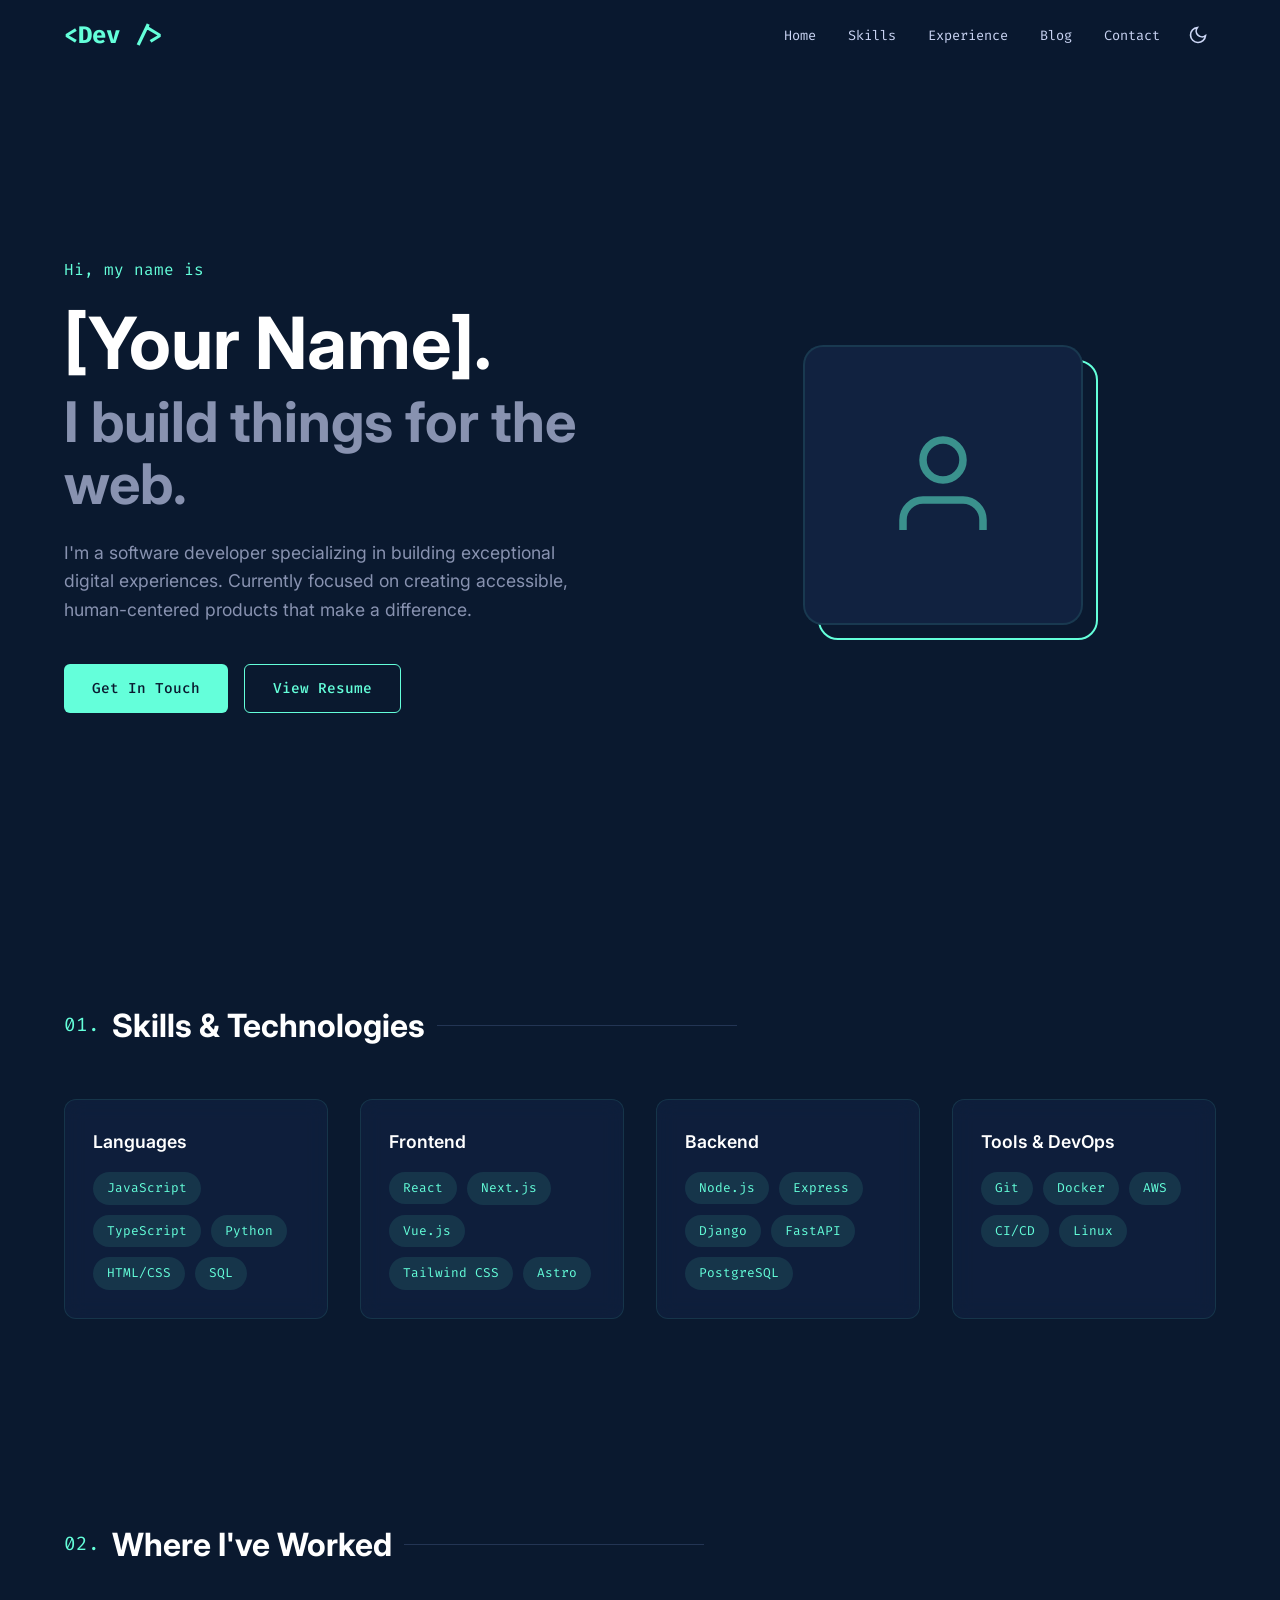
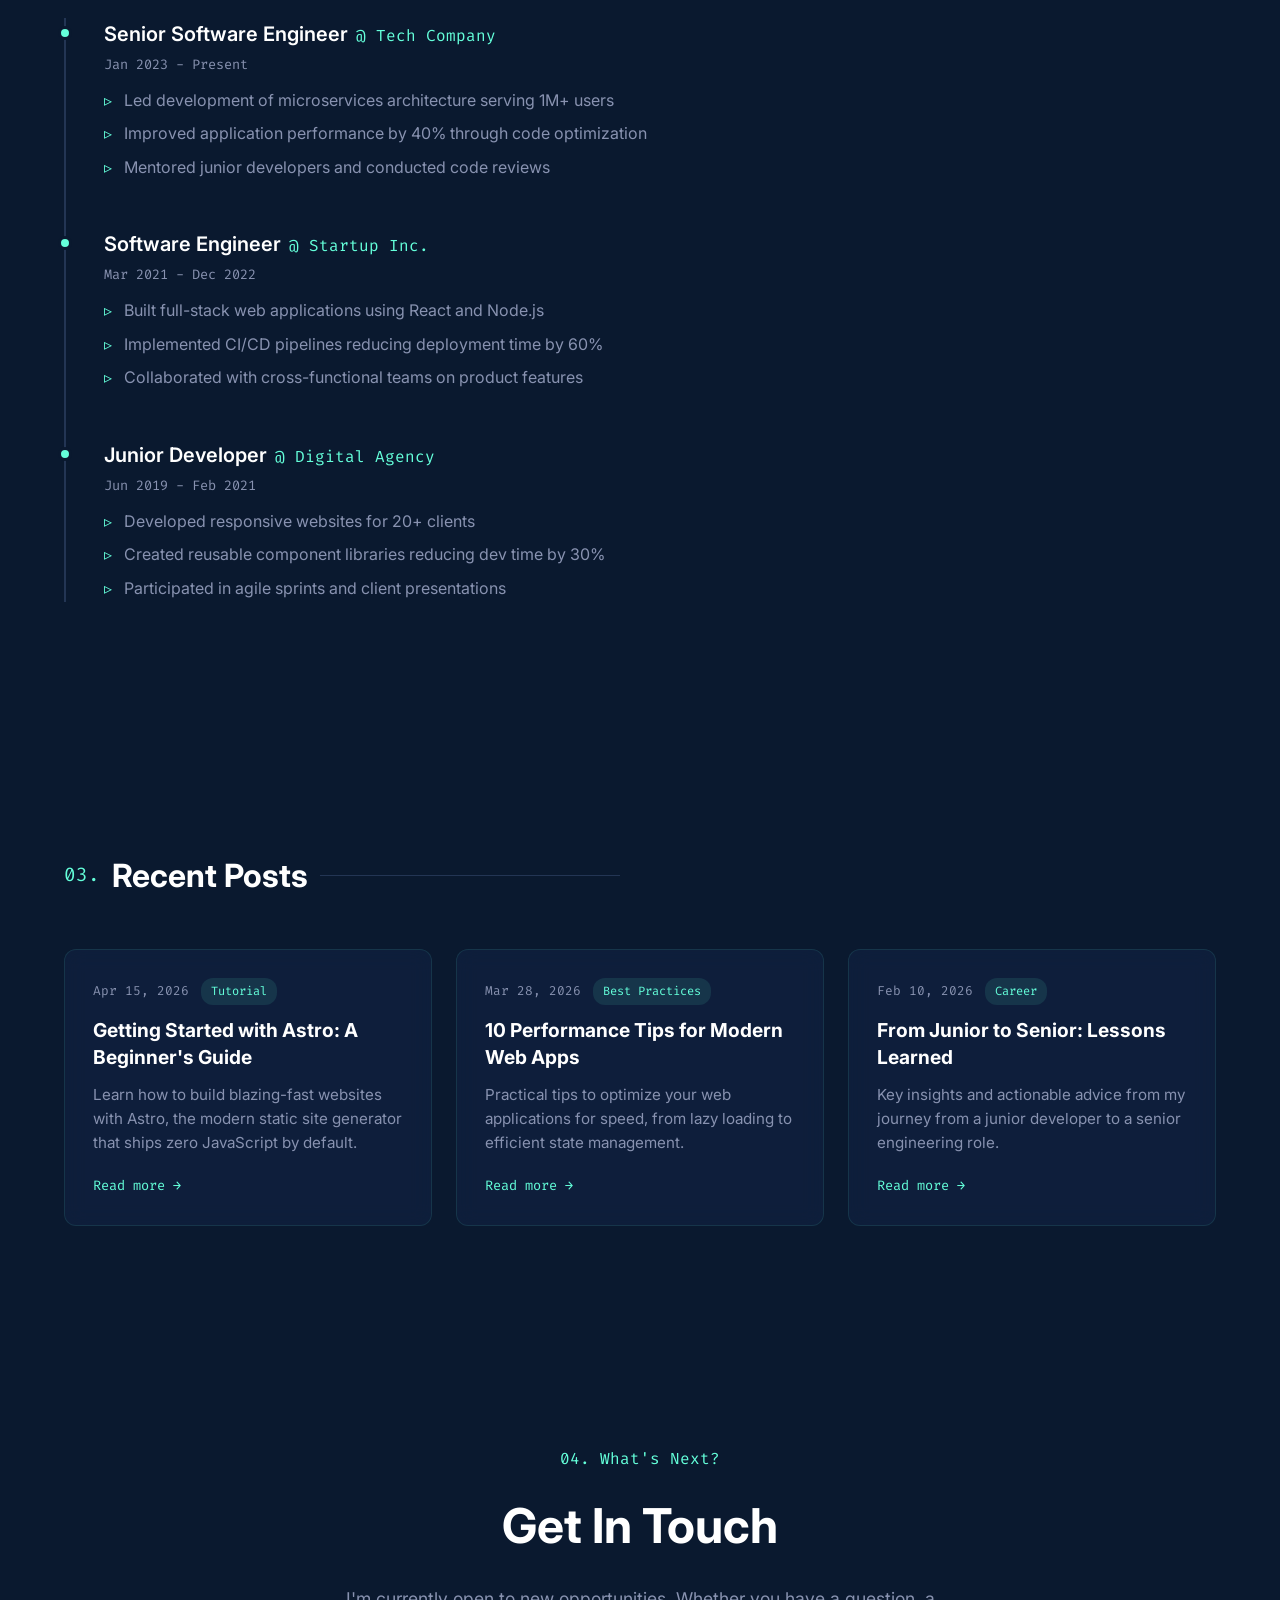
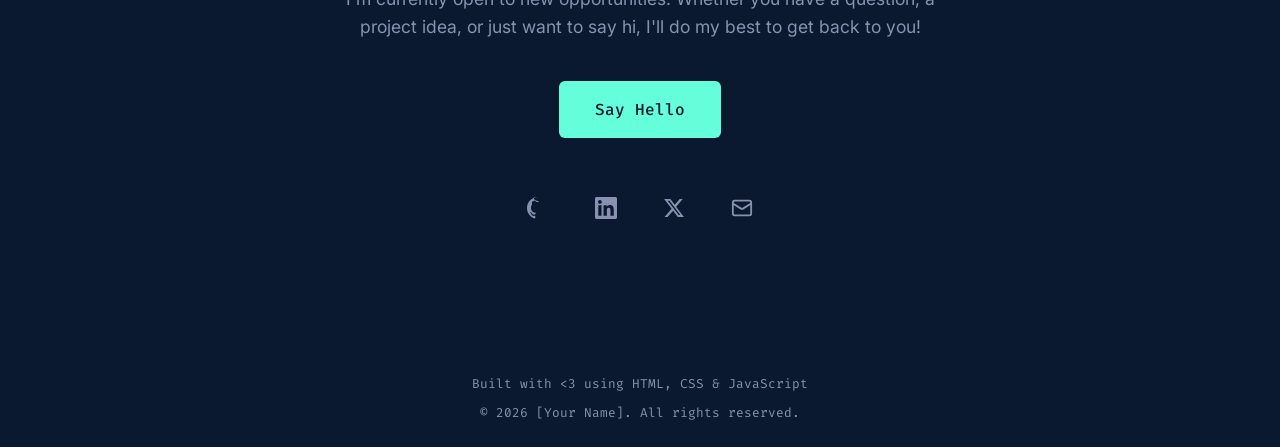
<file: index.html>
<!DOCTYPE html>
<html lang="en" data-theme="dark">
<head>
    <meta charset="UTF-8">
    <meta name="viewport" content="width=device-width, initial-scale=1.0">
    <meta name="description" content="Portfolio of [Your Name] - Software Developer">
    <meta name="keywords" content="developer, software engineer, portfolio">
    <title>[Your Name] | Software Developer</title>
    <link rel="stylesheet" href="css/style.css">
    <link rel="preconnect" href="https://fonts.googleapis.com">
    <link rel="preconnect" href="https://fonts.gstatic.com" crossorigin>
    <link href="https://fonts.googleapis.com/css2?family=Inter:wght@400;500;600;700&family=Fira+Code:wght@400;500&display=swap" rel="stylesheet">
</head>
<body>
    <nav class="navbar">
        <div class="container nav-container">
            <a href="#home" class="logo">&lt;Dev /&gt;</a>
            <button class="menu-toggle" aria-label="Toggle menu">
                <span></span>
                <span></span>
                <span></span>
            </button>
            <ul class="nav-links">
                <li><a href="#home" class="nav-link">Home</a></li>
                <li><a href="#skills" class="nav-link">Skills</a></li>
                <li><a href="#experience" class="nav-link">Experience</a></li>
                <li><a href="#blog" class="nav-link">Blog</a></li>
                <li><a href="#contact" class="nav-link">Contact</a></li>
                <li>
                    <button class="theme-toggle" aria-label="Toggle theme">
                        <svg class="sun-icon" viewBox="0 0 24 24" fill="none" stroke="currentColor" stroke-width="2">
                            <circle cx="12" cy="12" r="5"/><line x1="12" y1="1" x2="12" y2="3"/><line x1="12" y1="21" x2="12" y2="23"/>
                            <line x1="4.22" y1="4.22" x2="5.64" y2="5.64"/><line x1="18.36" y1="18.36" x2="19.78" y2="19.78"/>
                            <line x1="1" y1="12" x2="3" y2="12"/><line x1="21" y1="12" x2="23" y2="12"/>
                            <line x1="4.22" y1="19.78" x2="5.64" y2="18.36"/><line x1="18.36" y1="5.64" x2="19.78" y2="4.22"/>
                        </svg>
                        <svg class="moon-icon" viewBox="0 0 24 24" fill="none" stroke="currentColor" stroke-width="2">
                            <path d="M21 12.79A9 9 0 1 1 11.21 3 7 7 0 0 0 21 12.79z"/>
                        </svg>
                    </button>
                </li>
            </ul>
        </div>
    </nav>

    <main>
        <section id="home" class="hero">
            <div class="container hero-container">
                <div class="hero-content">
                    <p class="hero-greeting">Hi, my name is</p>
                    <h1 class="hero-name">[Your Name].</h1>
                    <h2 class="hero-title">I build things for the web.</h2>
                    <p class="hero-description">
                        I'm a software developer specializing in building exceptional digital experiences.
                        Currently focused on creating accessible, human-centered products that make a difference.
                    </p>
                    <div class="hero-buttons">
                        <a href="#contact" class="btn btn-primary">Get In Touch</a>
                        <a href="#experience" class="btn btn-outline">View Resume</a>
                    </div>
                </div>
                <div class="hero-image">
                    <div class="image-wrapper">
                        <div class="placeholder-avatar">
                            <svg viewBox="0 0 24 24" fill="none" stroke="currentColor" stroke-width="1.5">
                                <path d="M20 21v-2a4 4 0 0 0-4-4H8a4 4 0 0 0-4 4v2"/>
                                <circle cx="12" cy="7" r="4"/>
                            </svg>
                        </div>
                    </div>
                </div>
            </div>
        </section>

        <section id="skills" class="skills">
            <div class="container">
                <h2 class="section-title">
                    <span class="title-number">01.</span>
                    Skills & Technologies
                </h2>
                <div class="skills-grid">
                    <div class="skill-category">
                        <h3>Languages</h3>
                        <div class="skill-tags">
                            <span class="skill-tag">JavaScript</span>
                            <span class="skill-tag">TypeScript</span>
                            <span class="skill-tag">Python</span>
                            <span class="skill-tag">HTML/CSS</span>
                            <span class="skill-tag">SQL</span>
                        </div>
                    </div>
                    <div class="skill-category">
                        <h3>Frontend</h3>
                        <div class="skill-tags">
                            <span class="skill-tag">React</span>
                            <span class="skill-tag">Next.js</span>
                            <span class="skill-tag">Vue.js</span>
                            <span class="skill-tag">Tailwind CSS</span>
                            <span class="skill-tag">Astro</span>
                        </div>
                    </div>
                    <div class="skill-category">
                        <h3>Backend</h3>
                        <div class="skill-tags">
                            <span class="skill-tag">Node.js</span>
                            <span class="skill-tag">Express</span>
                            <span class="skill-tag">Django</span>
                            <span class="skill-tag">FastAPI</span>
                            <span class="skill-tag">PostgreSQL</span>
                        </div>
                    </div>
                    <div class="skill-category">
                        <h3>Tools & DevOps</h3>
                        <div class="skill-tags">
                            <span class="skill-tag">Git</span>
                            <span class="skill-tag">Docker</span>
                            <span class="skill-tag">AWS</span>
                            <span class="skill-tag">CI/CD</span>
                            <span class="skill-tag">Linux</span>
                        </div>
                    </div>
                </div>
            </div>
        </section>

        <section id="experience" class="experience">
            <div class="container">
                <h2 class="section-title">
                    <span class="title-number">02.</span>
                    Where I've Worked
                </h2>
                <div class="timeline">
                    <div class="timeline-item">
                        <div class="timeline-marker"></div>
                        <div class="timeline-content">
                            <div class="timeline-header">
                                <h3>Senior Software Engineer</h3>
                                <span class="timeline-company">@ Tech Company</span>
                            </div>
                            <time class="timeline-date">Jan 2023 - Present</time>
                            <ul class="timeline-description">
                                <li>Led development of microservices architecture serving 1M+ users</li>
                                <li>Improved application performance by 40% through code optimization</li>
                                <li>Mentored junior developers and conducted code reviews</li>
                            </ul>
                        </div>
                    </div>
                    <div class="timeline-item">
                        <div class="timeline-marker"></div>
                        <div class="timeline-content">
                            <div class="timeline-header">
                                <h3>Software Engineer</h3>
                                <span class="timeline-company">@ Startup Inc.</span>
                            </div>
                            <time class="timeline-date">Mar 2021 - Dec 2022</time>
                            <ul class="timeline-description">
                                <li>Built full-stack web applications using React and Node.js</li>
                                <li>Implemented CI/CD pipelines reducing deployment time by 60%</li>
                                <li>Collaborated with cross-functional teams on product features</li>
                            </ul>
                        </div>
                    </div>
                    <div class="timeline-item">
                        <div class="timeline-marker"></div>
                        <div class="timeline-content">
                            <div class="timeline-header">
                                <h3>Junior Developer</h3>
                                <span class="timeline-company">@ Digital Agency</span>
                            </div>
                            <time class="timeline-date">Jun 2019 - Feb 2021</time>
                            <ul class="timeline-description">
                                <li>Developed responsive websites for 20+ clients</li>
                                <li>Created reusable component libraries reducing dev time by 30%</li>
                                <li>Participated in agile sprints and client presentations</li>
                            </ul>
                        </div>
                    </div>
                </div>
            </div>
        </section>

        <section id="blog" class="blog">
            <div class="container">
                <h2 class="section-title">
                    <span class="title-number">03.</span>
                    Recent Posts
                </h2>
                <div class="blog-grid">
                    <article class="blog-card">
                        <div class="blog-card-content">
                            <div class="blog-card-meta">
                                <time>Apr 15, 2026</time>
                                <span class="blog-tag">Tutorial</span>
                            </div>
                            <h3><a href="blog/getting-started-with-astro.html">Getting Started with Astro: A Beginner's Guide</a></h3>
                            <p>Learn how to build blazing-fast websites with Astro, the modern static site generator that ships zero JavaScript by default.</p>
                            <a href="blog/getting-started-with-astro.html" class="read-more">Read more &rarr;</a>
                        </div>
                    </article>
                    <article class="blog-card">
                        <div class="blog-card-content">
                            <div class="blog-card-meta">
                                <time>Mar 28, 2026</time>
                                <span class="blog-tag">Best Practices</span>
                            </div>
                            <h3><a href="blog/performance-tips.html">10 Performance Tips for Modern Web Apps</a></h3>
                            <p>Practical tips to optimize your web applications for speed, from lazy loading to efficient state management.</p>
                            <a href="blog/performance-tips.html" class="read-more">Read more &rarr;</a>
                        </div>
                    </article>
                    <article class="blog-card">
                        <div class="blog-card-content">
                            <div class="blog-card-meta">
                                <time>Feb 10, 2026</time>
                                <span class="blog-tag">Career</span>
                            </div>
                            <h3><a href="blog/career-advice.html">From Junior to Senior: Lessons Learned</a></h3>
                            <p>Key insights and actionable advice from my journey from a junior developer to a senior engineering role.</p>
                            <a href="blog/career-advice.html" class="read-more">Read more &rarr;</a>
                        </div>
                    </article>
                </div>
            </div>
        </section>

        <section id="contact" class="contact">
            <div class="container">
                <div class="contact-content">
                    <p class="contact-overline">04. What's Next?</p>
                    <h2 class="contact-title">Get In Touch</h2>
                    <p class="contact-description">
                        I'm currently open to new opportunities. Whether you have a question, a project idea,
                        or just want to say hi, I'll do my best to get back to you!
                    </p>
                    <div class="contact-actions">
                        <a href="mailto:your.email@example.com" class="btn btn-primary btn-large">Say Hello</a>
                    </div>
                    <div class="social-links">
                        <a href="https://github.com/yourusername" target="_blank" rel="noopener noreferrer" class="social-link" aria-label="GitHub">
                            <svg viewBox="0 0 24 24" fill="currentColor">
                                <path d="M12 0c-6.626 0-12 5.373-12 12 0 5.302 3.438 9.8 8.207 11.387.599.111.793-.261.793-.577v-2.234c-3.338.726-4.033-1.416-4.033-1.416-.546-1.387-1.333-1.756-1.333-1.756-1.089-.745.083-.729.083-.729 1.205.084 1.839 1.237 1.839 1.237 1.07 1.834 2.807 1.304 3.492.997.107-.775.418-1.305.762-1.604-2.665-.305-5.467-1.334-5.467-5.931 0-1.311.469-2.381 1.236-3.221-.124-.303-.535-1.524.117-3.176 0 0 1.008-.322 2.958-1.096.863 1.141 2.112 1.808 3.457 1.838.287-.37.543-.763.735-1.147-2.582-.585-5.31-1.292-5.31-2.896 0-.64.229-1.173.61-1.591-.061-.15-.264-.756.058-1.575 0 0 1.767-.322 3.812 1.038 1.104-.307 2.285-.465 3.474-.473.144 0 .286.006.43.018.273-.378.535-.746.738-1.047-2.272-.648-3.813-.81-4.29-.997z"/>
                            </svg>
                        </a>
                        <a href="https://linkedin.com/in/yourusername" target="_blank" rel="noopener noreferrer" class="social-link" aria-label="LinkedIn">
                            <svg viewBox="0 0 24 24" fill="currentColor">
                                <path d="M20.447 20.452h-3.554v-5.569c0-1.328-.027-3.037-1.852-3.037-1.853 0-2.136 1.445-2.136 2.939v5.667H9.351V9h3.414v1.561h.046c.477-.9 1.637-1.85 3.37-1.85 3.601 0 4.267 2.37 4.267 5.455v6.286zM5.337 7.433c-1.144 0-2.063-.926-2.063-2.065 0-1.138.92-2.063 2.063-2.063 1.14 0 2.064.925 2.064 2.063 0 1.139-.925 2.065-2.064 2.065zm1.782 13.019H3.555V9h3.564v11.452zM22.225 0H1.771C.792 0 0 .774 0 1.729v20.542C0 23.227.792 24 1.771 24h20.451C23.2 24 24 23.227 24 22.271V1.729C24 .774 23.2 0 22.222 0h.003z"/>
                            </svg>
                        </a>
                        <a href="https://twitter.com/yourusername" target="_blank" rel="noopener noreferrer" class="social-link" aria-label="Twitter/X">
                            <svg viewBox="0 0 24 24" fill="currentColor">
                                <path d="M18.244 2.25h3.308l-7.227 8.26 8.502 11.24H16.17l-5.214-6.817L4.99 21.75H1.68l7.73-8.835L1.254 2.25H8.08l4.713 6.231zm-1.161 17.52h1.833L7.084 4.126H5.117z"/>
                            </svg>
                        </a>
                        <a href="mailto:your.email@example.com" class="social-link" aria-label="Email">
                            <svg viewBox="0 0 24 24" fill="none" stroke="currentColor" stroke-width="2">
                                <rect x="2" y="4" width="20" height="16" rx="2"/><path d="m22 7-8.97 5.7a1.94 1.94 0 0 1-2.06 0L2 7"/>
                            </svg>
                        </a>
                    </div>
                </div>
            </div>
        </section>
    </main>

    <footer class="footer">
        <div class="container footer-container">
            <p>Built with &lt;3 using HTML, CSS & JavaScript</p>
            <p>&copy; <span id="year"></span> [Your Name]. All rights reserved.</p>
        </div>
    </footer>

    <script src="js/main.js"></script>
</body>
</html>
</file>
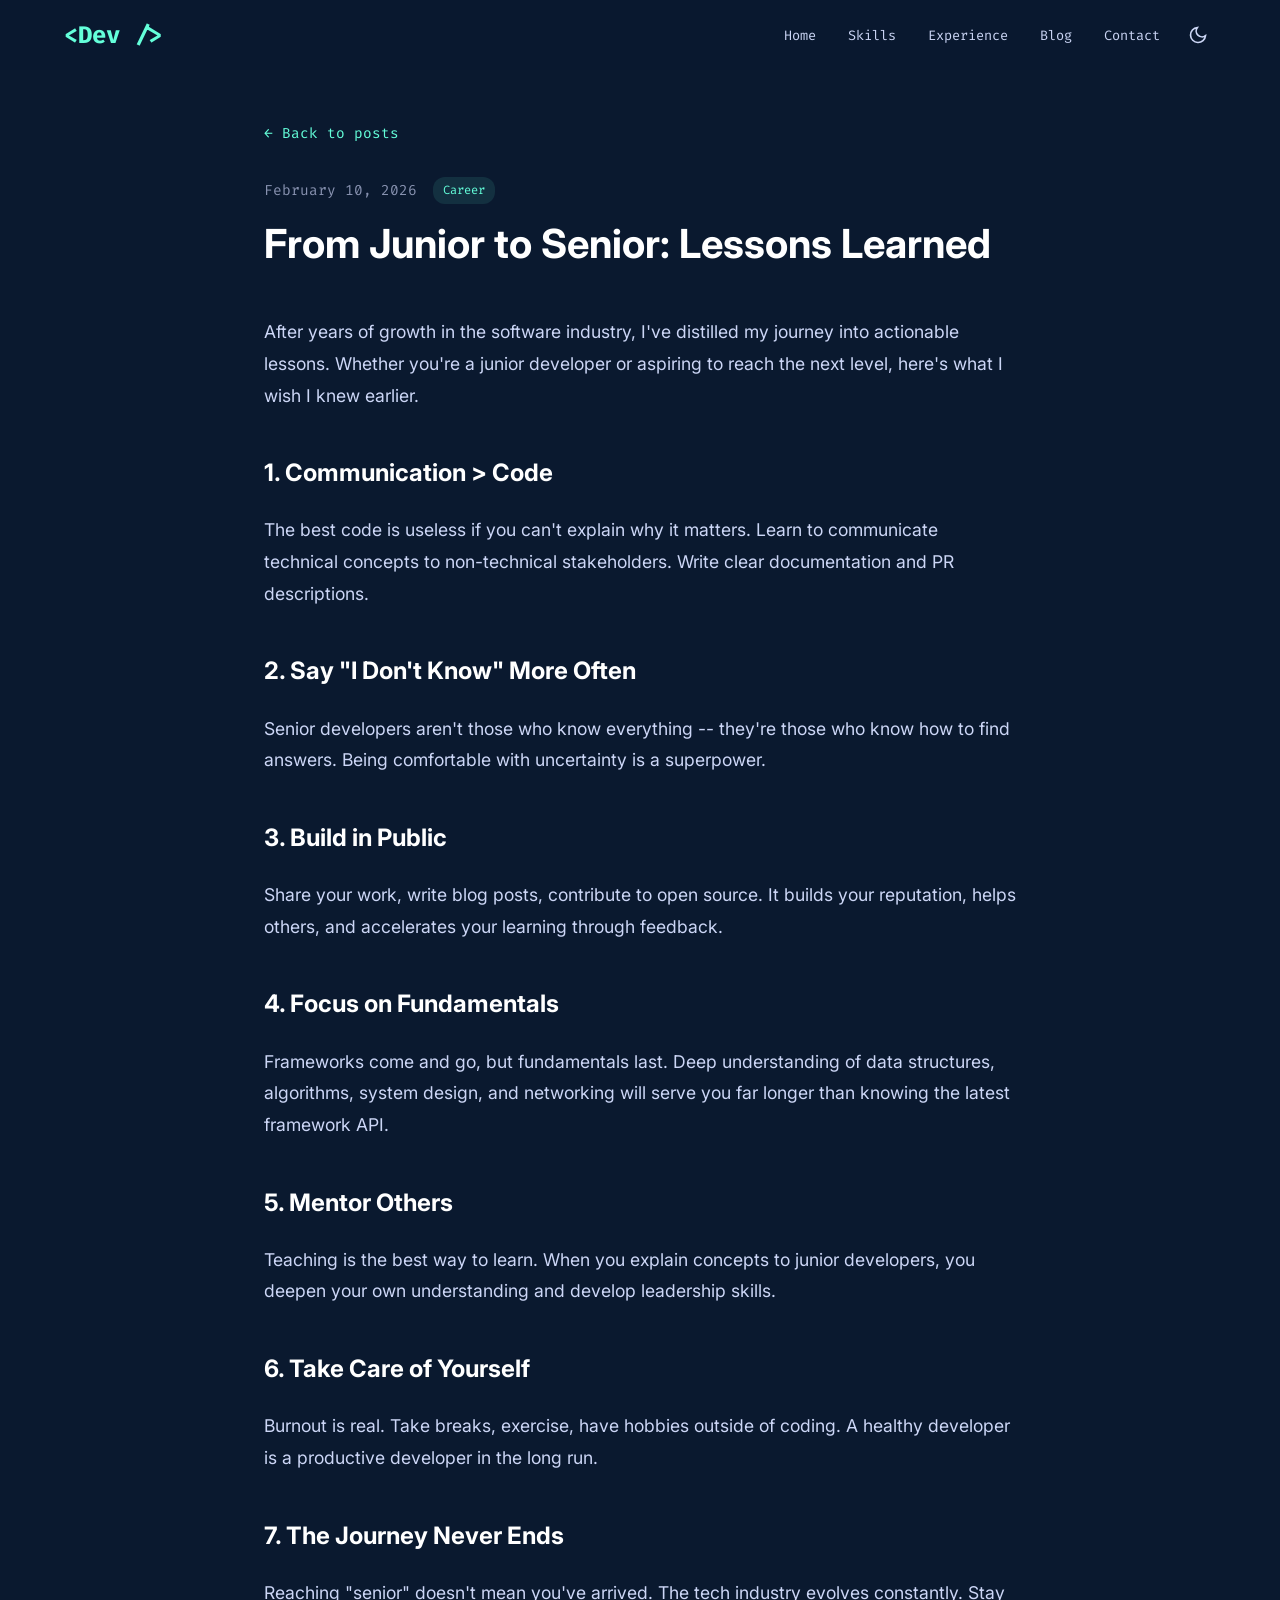
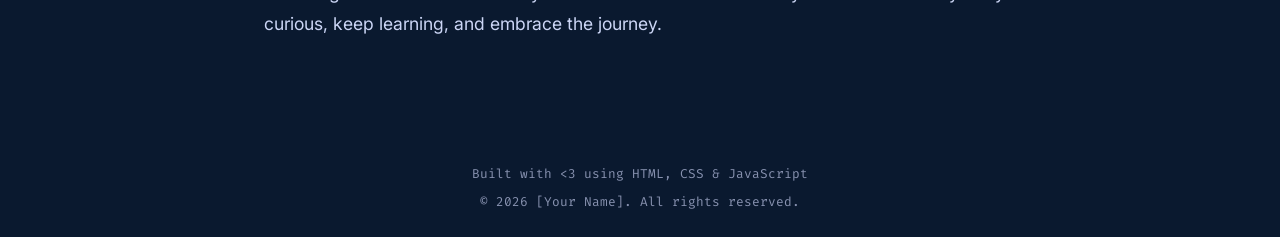
<file: blog/career-advice.html>
<!DOCTYPE html>
<html lang="en" data-theme="dark">
<head>
    <meta charset="UTF-8">
    <meta name="viewport" content="width=device-width, initial-scale=1.0">
    <title>From Junior to Senior: Lessons Learned | [Your Name]</title>
    <link rel="stylesheet" href="../css/style.css">
    <link rel="preconnect" href="https://fonts.googleapis.com">
    <link rel="preconnect" href="https://fonts.gstatic.com" crossorigin>
    <link href="https://fonts.googleapis.com/css2?family=Inter:wght@400;500;600;700&family=Fira+Code:wght@400;500&display=swap" rel="stylesheet">
    <style>
        .blog-post { max-width: 800px; margin: 0 auto; padding: 120px 24px 80px; }
        .blog-post-header { margin-bottom: 48px; }
        .blog-post-meta { display: flex; gap: 16px; align-items: center; margin-bottom: 16px; }
        .blog-post-meta time { font-family: var(--font-mono); color: var(--text-secondary); font-size: 0.9rem; }
        .blog-post h1 { font-size: clamp(1.8rem, 4vw, 2.5rem); color: var(--text-heading); margin-bottom: 16px; line-height: 1.2; }
        .blog-post-content { font-size: 1.1rem; line-height: 1.8; }
        .blog-post-content h2 { color: var(--text-heading); margin: 40px 0 20px; font-size: 1.5rem; }
        .blog-post-content p { margin-bottom: 20px; color: var(--text-primary); }
        .blog-post-content ul { margin: 20px 0; padding-left: 24px; }
        .blog-post-content li { margin-bottom: 12px; }
        .back-link { display: inline-flex; align-items: center; gap: 8px; font-family: var(--font-mono); font-size: 0.9rem; margin-bottom: 32px; }
    </style>
</head>
<body>
    <nav class="navbar">
        <div class="container nav-container">
            <a href="../index.html" class="logo">&lt;Dev /&gt;</a>
            <button class="menu-toggle" aria-label="Toggle menu"><span></span><span></span><span></span></button>
            <ul class="nav-links">
                <li><a href="../index.html#home" class="nav-link">Home</a></li>
                <li><a href="../index.html#skills" class="nav-link">Skills</a></li>
                <li><a href="../index.html#experience" class="nav-link">Experience</a></li>
                <li><a href="../index.html#blog" class="nav-link">Blog</a></li>
                <li><a href="../index.html#contact" class="nav-link">Contact</a></li>
                <li><button class="theme-toggle" aria-label="Toggle theme">
                    <svg class="sun-icon" viewBox="0 0 24 24" fill="none" stroke="currentColor" stroke-width="2"><circle cx="12" cy="12" r="5"/><line x1="12" y1="1" x2="12" y2="3"/><line x1="12" y1="21" x2="12" y2="23"/><line x1="4.22" y1="4.22" x2="5.64" y2="5.64"/><line x1="18.36" y1="18.36" x2="19.78" y2="19.78"/><line x1="1" y1="12" x2="3" y2="12"/><line x1="21" y1="12" x2="23" y2="12"/><line x1="4.22" y1="19.78" x2="5.64" y2="18.36"/><line x1="18.36" y1="5.64" x2="19.78" y2="4.22"/></svg>
                    <svg class="moon-icon" viewBox="0 0 24 24" fill="none" stroke="currentColor" stroke-width="2"><path d="M21 12.79A9 9 0 1 1 11.21 3 7 7 0 0 0 21 12.79z"/></svg>
                </button></li>
            </ul>
        </div>
    </nav>

    <main class="blog-post">
        <a href="../index.html#blog" class="back-link">&larr; Back to posts</a>
        <div class="blog-post-header">
            <div class="blog-post-meta">
                <time>February 10, 2026</time>
                <span class="blog-tag">Career</span>
            </div>
            <h1>From Junior to Senior: Lessons Learned</h1>
        </div>
        <div class="blog-post-content">
            <p>After years of growth in the software industry, I've distilled my journey into actionable lessons. Whether you're a junior developer or aspiring to reach the next level, here's what I wish I knew earlier.</p>

            <h2>1. Communication > Code</h2>
            <p>The best code is useless if you can't explain why it matters. Learn to communicate technical concepts to non-technical stakeholders. Write clear documentation and PR descriptions.</p>

            <h2>2. Say "I Don't Know" More Often</h2>
            <p>Senior developers aren't those who know everything -- they're those who know how to find answers. Being comfortable with uncertainty is a superpower.</p>

            <h2>3. Build in Public</h2>
            <p>Share your work, write blog posts, contribute to open source. It builds your reputation, helps others, and accelerates your learning through feedback.</p>

            <h2>4. Focus on Fundamentals</h2>
            <p>Frameworks come and go, but fundamentals last. Deep understanding of data structures, algorithms, system design, and networking will serve you far longer than knowing the latest framework API.</p>

            <h2>5. Mentor Others</h2>
            <p>Teaching is the best way to learn. When you explain concepts to junior developers, you deepen your own understanding and develop leadership skills.</p>

            <h2>6. Take Care of Yourself</h2>
            <p>Burnout is real. Take breaks, exercise, have hobbies outside of coding. A healthy developer is a productive developer in the long run.</p>

            <h2>7. The Journey Never Ends</h2>
            <p>Reaching "senior" doesn't mean you've arrived. The tech industry evolves constantly. Stay curious, keep learning, and embrace the journey.</p>
        </div>
    </main>

    <footer class="footer">
        <div class="container footer-container">
            <p>Built with &lt;3 using HTML, CSS & JavaScript</p>
            <p>&copy; <span id="year"></span> [Your Name]. All rights reserved.</p>
        </div>
    </footer>
    <script src="../js/main.js"></script>
</body>
</html>
</file>
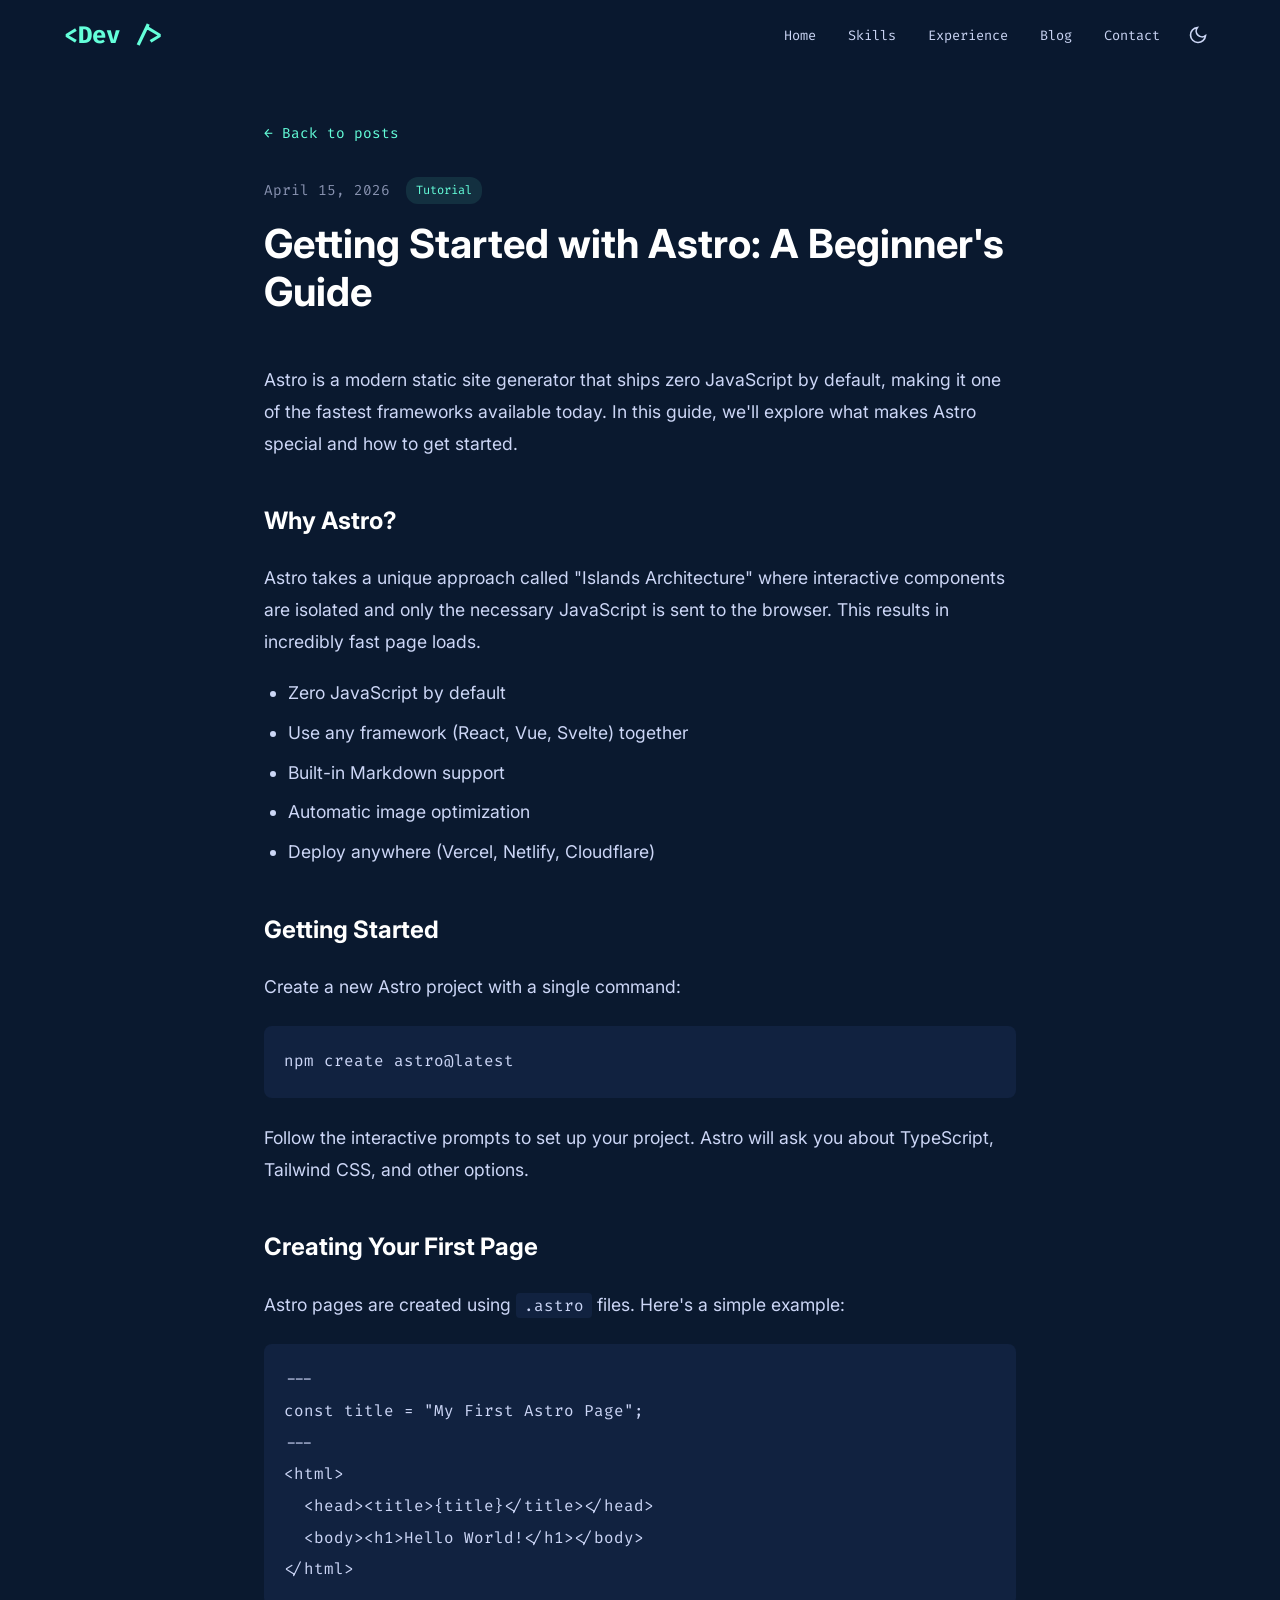
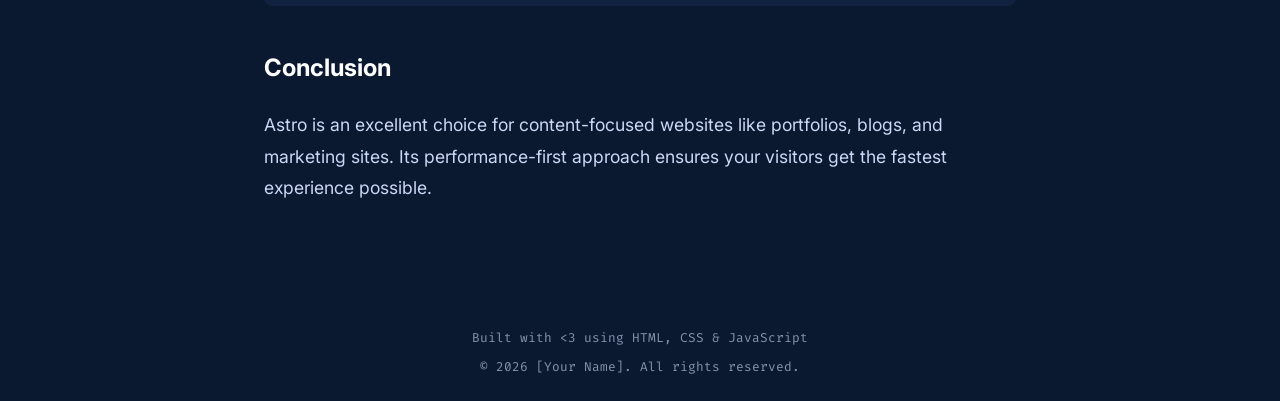
<file: blog/getting-started-with-astro.html>
<!DOCTYPE html>
<html lang="en" data-theme="dark">
<head>
    <meta charset="UTF-8">
    <meta name="viewport" content="width=device-width, initial-scale=1.0">
    <title>Getting Started with Astro | [Your Name]</title>
    <link rel="stylesheet" href="../css/style.css">
    <link rel="preconnect" href="https://fonts.googleapis.com">
    <link rel="preconnect" href="https://fonts.gstatic.com" crossorigin>
    <link href="https://fonts.googleapis.com/css2?family=Inter:wght@400;500;600;700&family=Fira+Code:wght@400;500&display=swap" rel="stylesheet">
    <style>
        .blog-post {
            max-width: 800px;
            margin: 0 auto;
            padding: 120px 24px 80px;
        }
        .blog-post-header {
            margin-bottom: 48px;
        }
        .blog-post-meta {
            display: flex;
            gap: 16px;
            align-items: center;
            margin-bottom: 16px;
        }
        .blog-post-meta time {
            font-family: var(--font-mono);
            color: var(--text-secondary);
            font-size: 0.9rem;
        }
        .blog-post h1 {
            font-size: clamp(1.8rem, 4vw, 2.5rem);
            color: var(--text-heading);
            margin-bottom: 16px;
            line-height: 1.2;
        }
        .blog-post-content {
            font-size: 1.1rem;
            line-height: 1.8;
        }
        .blog-post-content h2 {
            color: var(--text-heading);
            margin: 40px 0 20px;
            font-size: 1.5rem;
        }
        .blog-post-content p {
            margin-bottom: 20px;
            color: var(--text-primary);
        }
        .blog-post-content code {
            font-family: var(--font-mono);
            background: var(--bg-secondary);
            padding: 2px 8px;
            border-radius: 4px;
            font-size: 0.9em;
        }
        .blog-post-content pre {
            background: var(--bg-secondary);
            padding: 20px;
            border-radius: 8px;
            overflow-x: auto;
            margin: 24px 0;
        }
        .blog-post-content pre code {
            background: none;
            padding: 0;
        }
        .blog-post-content ul, .blog-post-content ol {
            margin: 20px 0;
            padding-left: 24px;
        }
        .blog-post-content li {
            margin-bottom: 8px;
        }
        .back-link {
            display: inline-flex;
            align-items: center;
            gap: 8px;
            font-family: var(--font-mono);
            font-size: 0.9rem;
            margin-bottom: 32px;
        }
    </style>
</head>
<body>
    <nav class="navbar">
        <div class="container nav-container">
            <a href="../index.html" class="logo">&lt;Dev /&gt;</a>
            <button class="menu-toggle" aria-label="Toggle menu">
                <span></span>
                <span></span>
                <span></span>
            </button>
            <ul class="nav-links">
                <li><a href="../index.html#home" class="nav-link">Home</a></li>
                <li><a href="../index.html#skills" class="nav-link">Skills</a></li>
                <li><a href="../index.html#experience" class="nav-link">Experience</a></li>
                <li><a href="../index.html#blog" class="nav-link">Blog</a></li>
                <li><a href="../index.html#contact" class="nav-link">Contact</a></li>
                <li>
                    <button class="theme-toggle" aria-label="Toggle theme">
                        <svg class="sun-icon" viewBox="0 0 24 24" fill="none" stroke="currentColor" stroke-width="2">
                            <circle cx="12" cy="12" r="5"/><line x1="12" y1="1" x2="12" y2="3"/><line x1="12" y1="21" x2="12" y2="23"/>
                            <line x1="4.22" y1="4.22" x2="5.64" y2="5.64"/><line x1="18.36" y1="18.36" x2="19.78" y2="19.78"/>
                            <line x1="1" y1="12" x2="3" y2="12"/><line x1="21" y1="12" x2="23" y2="12"/>
                            <line x1="4.22" y1="19.78" x2="5.64" y2="18.36"/><line x1="18.36" y1="5.64" x2="19.78" y2="4.22"/>
                        </svg>
                        <svg class="moon-icon" viewBox="0 0 24 24" fill="none" stroke="currentColor" stroke-width="2">
                            <path d="M21 12.79A9 9 0 1 1 11.21 3 7 7 0 0 0 21 12.79z"/>
                        </svg>
                    </button>
                </li>
            </ul>
        </div>
    </nav>

    <main class="blog-post">
        <a href="../index.html#blog" class="back-link">&larr; Back to posts</a>
        <div class="blog-post-header">
            <div class="blog-post-meta">
                <time>April 15, 2026</time>
                <span class="blog-tag">Tutorial</span>
            </div>
            <h1>Getting Started with Astro: A Beginner's Guide</h1>
        </div>
        <div class="blog-post-content">
            <p>Astro is a modern static site generator that ships zero JavaScript by default, making it one of the fastest frameworks available today. In this guide, we'll explore what makes Astro special and how to get started.</p>

            <h2>Why Astro?</h2>
            <p>Astro takes a unique approach called "Islands Architecture" where interactive components are isolated and only the necessary JavaScript is sent to the browser. This results in incredibly fast page loads.</p>

            <ul>
                <li>Zero JavaScript by default</li>
                <li>Use any framework (React, Vue, Svelte) together</li>
                <li>Built-in Markdown support</li>
                <li>Automatic image optimization</li>
                <li>Deploy anywhere (Vercel, Netlify, Cloudflare)</li>
            </ul>

            <h2>Getting Started</h2>
            <p>Create a new Astro project with a single command:</p>

            <pre><code>npm create astro@latest</code></pre>

            <p>Follow the interactive prompts to set up your project. Astro will ask you about TypeScript, Tailwind CSS, and other options.</p>

            <h2>Creating Your First Page</h2>
            <p>Astro pages are created using <code>.astro</code> files. Here's a simple example:</p>

            <pre><code>---
const title = "My First Astro Page";
---
&lt;html&gt;
  &lt;head&gt;&lt;title&gt;{title}&lt;/title&gt;&lt;/head&gt;
  &lt;body&gt;&lt;h1&gt;Hello World!&lt;/h1&gt;&lt;/body&gt;
&lt;/html&gt;</code></pre>

            <h2>Conclusion</h2>
            <p>Astro is an excellent choice for content-focused websites like portfolios, blogs, and marketing sites. Its performance-first approach ensures your visitors get the fastest experience possible.</p>
        </div>
    </main>

    <footer class="footer">
        <div class="container footer-container">
            <p>Built with &lt;3 using HTML, CSS & JavaScript</p>
            <p>&copy; <span id="year"></span> [Your Name]. All rights reserved.</p>
        </div>
    </footer>

    <script src="../js/main.js"></script>
</body>
</html>
</file>
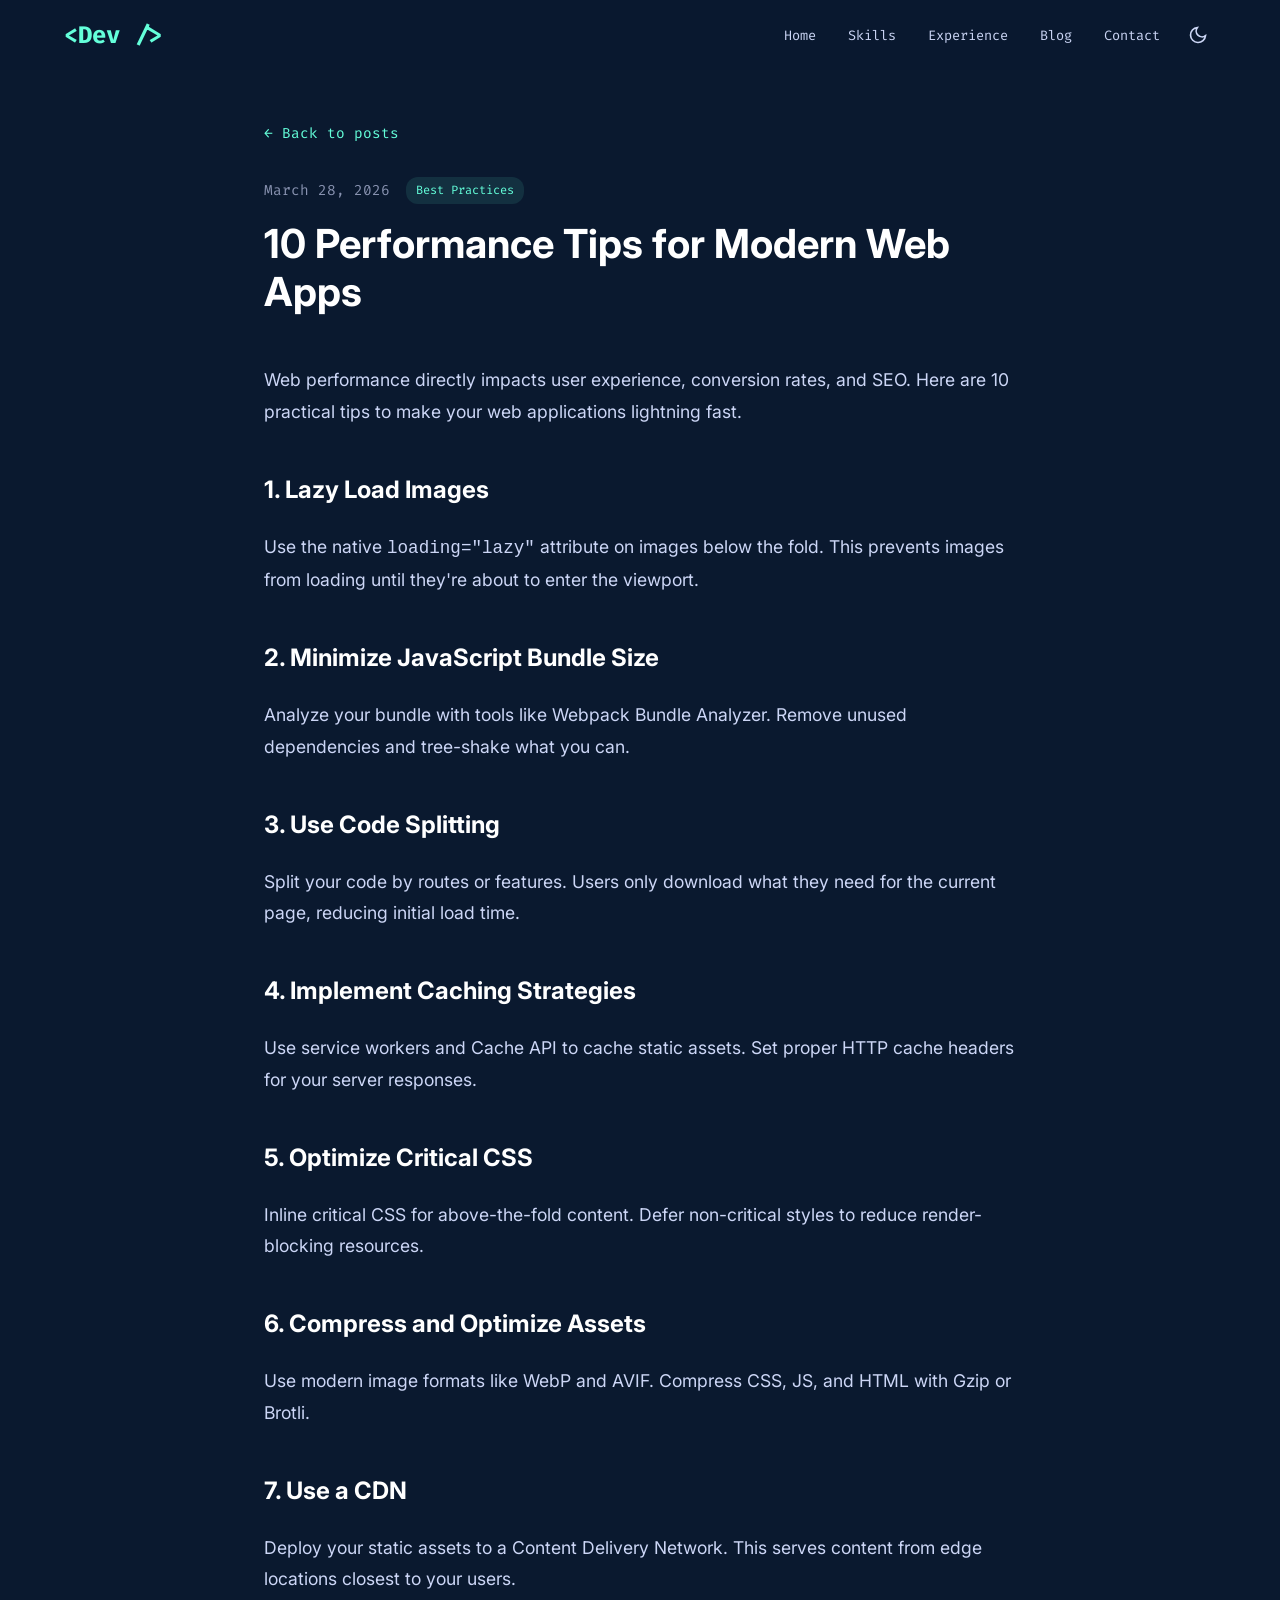
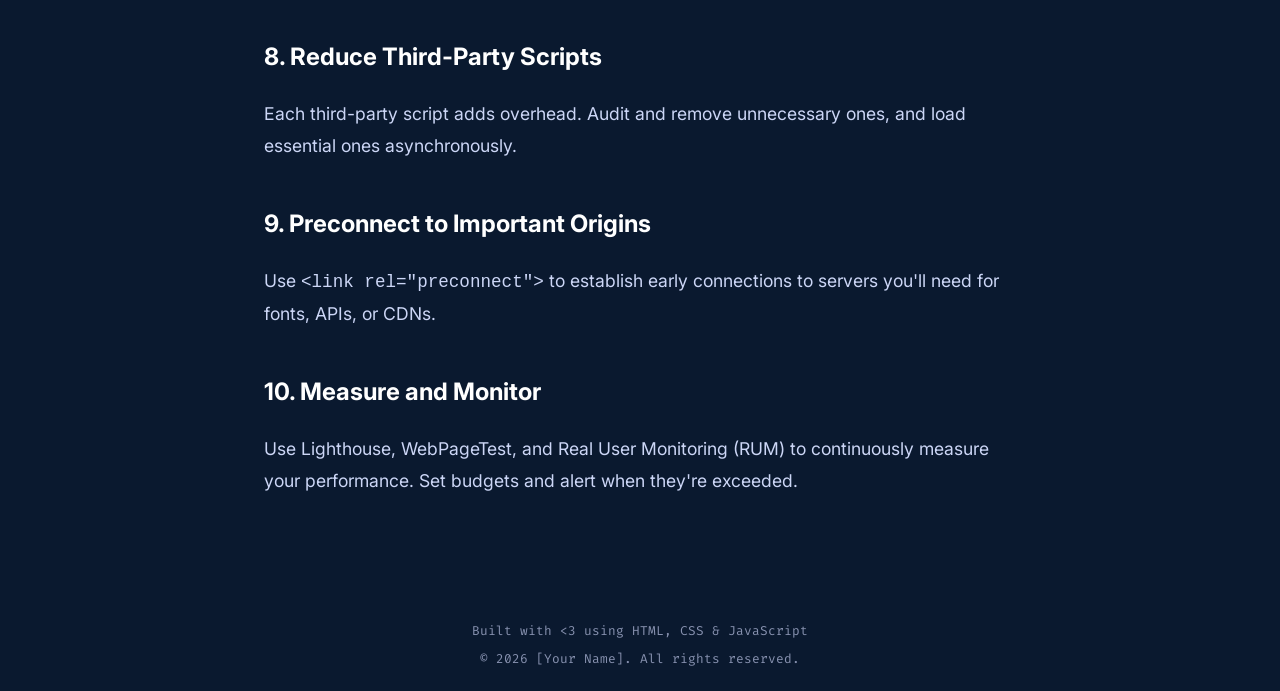
<file: blog/performance-tips.html>
<!DOCTYPE html>
<html lang="en" data-theme="dark">
<head>
    <meta charset="UTF-8">
    <meta name="viewport" content="width=device-width, initial-scale=1.0">
    <title>10 Performance Tips for Modern Web Apps | [Your Name]</title>
    <link rel="stylesheet" href="../css/style.css">
    <link rel="preconnect" href="https://fonts.googleapis.com">
    <link rel="preconnect" href="https://fonts.gstatic.com" crossorigin>
    <link href="https://fonts.googleapis.com/css2?family=Inter:wght@400;500;600;700&family=Fira+Code:wght@400;500&display=swap" rel="stylesheet">
    <style>
        .blog-post { max-width: 800px; margin: 0 auto; padding: 120px 24px 80px; }
        .blog-post-header { margin-bottom: 48px; }
        .blog-post-meta { display: flex; gap: 16px; align-items: center; margin-bottom: 16px; }
        .blog-post-meta time { font-family: var(--font-mono); color: var(--text-secondary); font-size: 0.9rem; }
        .blog-post h1 { font-size: clamp(1.8rem, 4vw, 2.5rem); color: var(--text-heading); margin-bottom: 16px; line-height: 1.2; }
        .blog-post-content { font-size: 1.1rem; line-height: 1.8; }
        .blog-post-content h2 { color: var(--text-heading); margin: 40px 0 20px; font-size: 1.5rem; }
        .blog-post-content p { margin-bottom: 20px; color: var(--text-primary); }
        .blog-post-content ul, .blog-post-content ol { margin: 20px 0; padding-left: 24px; }
        .blog-post-content li { margin-bottom: 12px; }
        .back-link { display: inline-flex; align-items: center; gap: 8px; font-family: var(--font-mono); font-size: 0.9rem; margin-bottom: 32px; }
    </style>
</head>
<body>
    <nav class="navbar">
        <div class="container nav-container">
            <a href="../index.html" class="logo">&lt;Dev /&gt;</a>
            <button class="menu-toggle" aria-label="Toggle menu"><span></span><span></span><span></span></button>
            <ul class="nav-links">
                <li><a href="../index.html#home" class="nav-link">Home</a></li>
                <li><a href="../index.html#skills" class="nav-link">Skills</a></li>
                <li><a href="../index.html#experience" class="nav-link">Experience</a></li>
                <li><a href="../index.html#blog" class="nav-link">Blog</a></li>
                <li><a href="../index.html#contact" class="nav-link">Contact</a></li>
                <li><button class="theme-toggle" aria-label="Toggle theme">
                    <svg class="sun-icon" viewBox="0 0 24 24" fill="none" stroke="currentColor" stroke-width="2"><circle cx="12" cy="12" r="5"/><line x1="12" y1="1" x2="12" y2="3"/><line x1="12" y1="21" x2="12" y2="23"/><line x1="4.22" y1="4.22" x2="5.64" y2="5.64"/><line x1="18.36" y1="18.36" x2="19.78" y2="19.78"/><line x1="1" y1="12" x2="3" y2="12"/><line x1="21" y1="12" x2="23" y2="12"/><line x1="4.22" y1="19.78" x2="5.64" y2="18.36"/><line x1="18.36" y1="5.64" x2="19.78" y2="4.22"/></svg>
                    <svg class="moon-icon" viewBox="0 0 24 24" fill="none" stroke="currentColor" stroke-width="2"><path d="M21 12.79A9 9 0 1 1 11.21 3 7 7 0 0 0 21 12.79z"/></svg>
                </button></li>
            </ul>
        </div>
    </nav>

    <main class="blog-post">
        <a href="../index.html#blog" class="back-link">&larr; Back to posts</a>
        <div class="blog-post-header">
            <div class="blog-post-meta">
                <time>March 28, 2026</time>
                <span class="blog-tag">Best Practices</span>
            </div>
            <h1>10 Performance Tips for Modern Web Apps</h1>
        </div>
        <div class="blog-post-content">
            <p>Web performance directly impacts user experience, conversion rates, and SEO. Here are 10 practical tips to make your web applications lightning fast.</p>

            <h2>1. Lazy Load Images</h2>
            <p>Use the native <code>loading="lazy"</code> attribute on images below the fold. This prevents images from loading until they're about to enter the viewport.</p>

            <h2>2. Minimize JavaScript Bundle Size</h2>
            <p>Analyze your bundle with tools like Webpack Bundle Analyzer. Remove unused dependencies and tree-shake what you can.</p>

            <h2>3. Use Code Splitting</h2>
            <p>Split your code by routes or features. Users only download what they need for the current page, reducing initial load time.</p>

            <h2>4. Implement Caching Strategies</h2>
            <p>Use service workers and Cache API to cache static assets. Set proper HTTP cache headers for your server responses.</p>

            <h2>5. Optimize Critical CSS</h2>
            <p>Inline critical CSS for above-the-fold content. Defer non-critical styles to reduce render-blocking resources.</p>

            <h2>6. Compress and Optimize Assets</h2>
            <p>Use modern image formats like WebP and AVIF. Compress CSS, JS, and HTML with Gzip or Brotli.</p>

            <h2>7. Use a CDN</h2>
            <p>Deploy your static assets to a Content Delivery Network. This serves content from edge locations closest to your users.</p>

            <h2>8. Reduce Third-Party Scripts</h2>
            <p>Each third-party script adds overhead. Audit and remove unnecessary ones, and load essential ones asynchronously.</p>

            <h2>9. Preconnect to Important Origins</h2>
            <p>Use <code>&lt;link rel="preconnect"&gt;</code> to establish early connections to servers you'll need for fonts, APIs, or CDNs.</p>

            <h2>10. Measure and Monitor</h2>
            <p>Use Lighthouse, WebPageTest, and Real User Monitoring (RUM) to continuously measure your performance. Set budgets and alert when they're exceeded.</p>
        </div>
    </main>

    <footer class="footer">
        <div class="container footer-container">
            <p>Built with &lt;3 using HTML, CSS & JavaScript</p>
            <p>&copy; <span id="year"></span> [Your Name]. All rights reserved.</p>
        </div>
    </footer>
    <script src="../js/main.js"></script>
</body>
</html>
</file>
<file: css/style.css>
:root {
    --bg-primary: #0a192f;
    --bg-secondary: #112240;
    --bg-tertiary: #233554;
    --text-primary: #ccd6f6;
    --text-secondary: #8892b0;
    --text-heading: #ffffff;
    --accent: #64ffda;
    --accent-hover: #4cc9b0;
    --accent-glow: rgba(100, 255, 218, 0.1);
    --card-bg: rgba(17, 34, 64, 0.7);
    --border-color: rgba(100, 255, 218, 0.1);
    --shadow: 0 10px 30px -15px rgba(2, 12, 27, 0.7);
    --transition: all 0.25s cubic-bezier(0.645, 0.045, 0.355, 1);
    --font-sans: 'Inter', -apple-system, BlinkMacSystemFont, sans-serif;
    --font-mono: 'Fira Code', monospace;
    --nav-height: 70px;
}

[data-theme="light"] {
    --bg-primary: #ffffff;
    --bg-secondary: #f8fafc;
    --bg-tertiary: #e2e8f0;
    --text-primary: #334155;
    --text-secondary: #64748b;
    --text-heading: #0f172a;
    --accent: #0891b2;
    --accent-hover: #0e7490;
    --accent-glow: rgba(8, 145, 178, 0.1);
    --card-bg: rgba(248, 250, 252, 0.8);
    --border-color: rgba(8, 145, 178, 0.15);
    --shadow: 0 10px 30px -15px rgba(0, 0, 0, 0.1);
}

* {
    margin: 0;
    padding: 0;
    box-sizing: border-box;
}

html {
    scroll-behavior: smooth;
    scroll-padding-top: var(--nav-height);
}

body {
    font-family: var(--font-sans);
    background: var(--bg-primary);
    color: var(--text-primary);
    line-height: 1.6;
    overflow-x: hidden;
    transition: background 0.3s ease, color 0.3s ease;
}

a {
    color: var(--accent);
    text-decoration: none;
    transition: var(--transition);
}

a:hover {
    color: var(--accent-hover);
}

.container {
    max-width: 1200px;
    margin: 0 auto;
    padding: 0 24px;
}

/* Navbar */
.navbar {
    position: fixed;
    top: 0;
    left: 0;
    right: 0;
    height: var(--nav-height);
    background: rgba(10, 25, 47, 0.85);
    backdrop-filter: blur(10px);
    z-index: 1000;
    transition: var(--transition);
}

[data-theme="light"] .navbar {
    background: rgba(255, 255, 255, 0.85);
}

.nav-container {
    display: flex;
    justify-content: space-between;
    align-items: center;
    height: 100%;
}

.logo {
    font-family: var(--font-mono);
    font-size: 1.5rem;
    font-weight: 700;
    color: var(--accent);
    transition: var(--transition);
}

.logo:hover {
    color: var(--accent-hover);
}

.nav-links {
    display: flex;
    align-items: center;
    gap: 8px;
    list-style: none;
}

.nav-link {
    font-family: var(--font-mono);
    font-size: 0.85rem;
    color: var(--text-primary);
    padding: 8px 12px;
    border-radius: 4px;
    transition: var(--transition);
}

.nav-link:hover {
    color: var(--accent);
}

.menu-toggle {
    display: none;
    flex-direction: column;
    gap: 5px;
    background: none;
    border: none;
    cursor: pointer;
    padding: 8px;
}

.menu-toggle span {
    display: block;
    width: 24px;
    height: 2px;
    background: var(--accent);
    transition: var(--transition);
}

.theme-toggle {
    display: flex;
    align-items: center;
    justify-content: center;
    background: none;
    border: none;
    cursor: pointer;
    padding: 8px;
    color: var(--text-primary);
    transition: var(--transition);
}

.theme-toggle:hover {
    color: var(--accent);
}

.theme-toggle svg {
    width: 20px;
    height: 20px;
}

.sun-icon {
    display: none;
}

[data-theme="light"] .sun-icon {
    display: block;
}

[data-theme="light"] .moon-icon {
    display: none;
}

/* Hero Section */
.hero {
    min-height: 100vh;
    display: flex;
    align-items: center;
    padding-top: var(--nav-height);
}

.hero-container {
    display: grid;
    grid-template-columns: 1fr 1fr;
    gap: 60px;
    align-items: center;
}

.hero-greeting {
    font-family: var(--font-mono);
    font-size: 1rem;
    color: var(--accent);
    margin-bottom: 20px;
    opacity: 0;
    animation: fadeInUp 0.5s ease forwards;
}

.hero-name {
    font-size: clamp(2.5rem, 6vw, 4.5rem);
    font-weight: 700;
    color: var(--text-heading);
    line-height: 1.1;
    margin-bottom: 10px;
    opacity: 0;
    animation: fadeInUp 0.5s ease 0.1s forwards;
}

.hero-title {
    font-size: clamp(2rem, 5vw, 3.5rem);
    font-weight: 700;
    color: var(--text-secondary);
    line-height: 1.1;
    margin-bottom: 24px;
    opacity: 0;
    animation: fadeInUp 0.5s ease 0.2s forwards;
}

.hero-description {
    max-width: 540px;
    font-size: 1.1rem;
    color: var(--text-secondary);
    margin-bottom: 40px;
    opacity: 0;
    animation: fadeInUp 0.5s ease 0.3s forwards;
}

.hero-buttons {
    display: flex;
    gap: 16px;
    opacity: 0;
    animation: fadeInUp 0.5s ease 0.4s forwards;
}

.hero-image {
    display: flex;
    justify-content: center;
    opacity: 0;
    animation: fadeInUp 0.5s ease 0.5s forwards;
}

.image-wrapper {
    position: relative;
    width: 280px;
    height: 280px;
}

.placeholder-avatar {
    width: 100%;
    height: 100%;
    background: var(--bg-secondary);
    border-radius: 20px;
    display: flex;
    align-items: center;
    justify-content: center;
    border: 2px solid var(--border-color);
    transition: var(--transition);
}

.placeholder-avatar:hover {
    transform: translateY(-5px);
    box-shadow: var(--shadow);
}

.placeholder-avatar svg {
    width: 120px;
    height: 120px;
    color: var(--accent);
    opacity: 0.5;
}

.image-wrapper::after {
    content: '';
    position: absolute;
    inset: 0;
    border: 2px solid var(--accent);
    border-radius: 20px;
    transform: translate(15px, 15px);
    z-index: -1;
    transition: var(--transition);
}

.image-wrapper:hover::after {
    transform: translate(10px, 10px);
}

/* Buttons */
.btn {
    display: inline-flex;
    align-items: center;
    justify-content: center;
    padding: 12px 28px;
    font-family: var(--font-mono);
    font-size: 0.9rem;
    font-weight: 500;
    border-radius: 6px;
    cursor: pointer;
    transition: var(--transition);
    border: none;
}

.btn-primary {
    background: var(--accent);
    color: var(--bg-primary);
}

.btn-primary:hover {
    background: var(--accent-hover);
    color: var(--bg-primary);
    transform: translateY(-2px);
    box-shadow: 0 4px 12px rgba(100, 255, 218, 0.3);
}

.btn-outline {
    background: transparent;
    color: var(--accent);
    border: 1px solid var(--accent);
}

.btn-outline:hover {
    background: var(--accent-glow);
    color: var(--accent);
}

.btn-large {
    padding: 16px 36px;
    font-size: 1rem;
}

/* Section Title */
.section-title {
    display: flex;
    align-items: center;
    gap: 12px;
    font-size: clamp(1.5rem, 4vw, 2rem);
    font-weight: 700;
    color: var(--text-heading);
    margin-bottom: 48px;
}

.title-number {
    font-family: var(--font-mono);
    font-size: 1.2rem;
    font-weight: 400;
    color: var(--accent);
}

.section-title::after {
    content: '';
    flex: 1;
    height: 1px;
    background: var(--bg-tertiary);
    max-width: 300px;
}

/* Skills Section */
.skills {
    padding: 100px 0;
}

.skills-grid {
    display: grid;
    grid-template-columns: repeat(auto-fit, minmax(250px, 1fr));
    gap: 32px;
}

.skill-category {
    background: var(--card-bg);
    backdrop-filter: blur(10px);
    padding: 28px;
    border-radius: 12px;
    border: 1px solid var(--border-color);
    transition: var(--transition);
}

.skill-category:hover {
    transform: translateY(-5px);
    box-shadow: var(--shadow);
}

.skill-category h3 {
    font-size: 1.1rem;
    color: var(--text-heading);
    margin-bottom: 16px;
    font-weight: 600;
}

.skill-tags {
    display: flex;
    flex-wrap: wrap;
    gap: 10px;
}

.skill-tag {
    font-family: var(--font-mono);
    font-size: 0.8rem;
    padding: 6px 14px;
    background: var(--accent-glow);
    color: var(--accent);
    border-radius: 20px;
    transition: var(--transition);
}

.skill-tag:hover {
    background: var(--accent);
    color: var(--bg-primary);
}

/* Experience Section */
.experience {
    padding: 100px 0;
}

.timeline {
    position: relative;
    max-width: 800px;
}

.timeline::before {
    content: '';
    position: absolute;
    left: 0;
    top: 0;
    bottom: 0;
    width: 2px;
    background: var(--bg-tertiary);
}

.timeline-item {
    padding-left: 40px;
    margin-bottom: 48px;
    position: relative;
}

.timeline-marker {
    position: absolute;
    left: -6px;
    top: 8px;
    width: 14px;
    height: 14px;
    background: var(--accent);
    border-radius: 50%;
    border: 3px solid var(--bg-primary);
}

.timeline-header {
    display: flex;
    flex-wrap: wrap;
    gap: 8px;
    align-items: baseline;
    margin-bottom: 4px;
}

.timeline-header h3 {
    font-size: 1.25rem;
    color: var(--text-heading);
    font-weight: 600;
}

.timeline-company {
    color: var(--accent);
    font-family: var(--font-mono);
    font-size: 1rem;
}

.timeline-date {
    font-family: var(--font-mono);
    font-size: 0.85rem;
    color: var(--text-secondary);
    margin-bottom: 12px;
    display: block;
}

.timeline-description {
    list-style: none;
}

.timeline-description li {
    position: relative;
    padding-left: 20px;
    margin-bottom: 8px;
    color: var(--text-secondary);
}

.timeline-description li::before {
    content: '▹';
    position: absolute;
    left: 0;
    color: var(--accent);
}

/* Blog Section */
.blog {
    padding: 100px 0;
}

.blog-grid {
    display: grid;
    grid-template-columns: repeat(auto-fit, minmax(300px, 1fr));
    gap: 24px;
}

.blog-card {
    background: var(--card-bg);
    backdrop-filter: blur(10px);
    border-radius: 12px;
    border: 1px solid var(--border-color);
    transition: var(--transition);
    overflow: hidden;
}

.blog-card:hover {
    transform: translateY(-5px);
    box-shadow: var(--shadow);
}

.blog-card-content {
    padding: 28px;
}

.blog-card-meta {
    display: flex;
    align-items: center;
    gap: 12px;
    margin-bottom: 12px;
}

.blog-card-meta time {
    font-family: var(--font-mono);
    font-size: 0.8rem;
    color: var(--text-secondary);
}

.blog-tag {
    font-family: var(--font-mono);
    font-size: 0.75rem;
    padding: 4px 10px;
    background: var(--accent-glow);
    color: var(--accent);
    border-radius: 12px;
}

.blog-card h3 {
    font-size: 1.2rem;
    margin-bottom: 12px;
    line-height: 1.4;
}

.blog-card h3 a {
    color: var(--text-heading);
}

.blog-card h3 a:hover {
    color: var(--accent);
}

.blog-card p {
    color: var(--text-secondary);
    font-size: 0.95rem;
    margin-bottom: 16px;
}

.read-more {
    font-family: var(--font-mono);
    font-size: 0.85rem;
}

/* Contact Section */
.contact {
    padding: 120px 0;
    text-align: center;
}

.contact-content {
    max-width: 600px;
    margin: 0 auto;
}

.contact-overline {
    font-family: var(--font-mono);
    font-size: 1rem;
    color: var(--accent);
    margin-bottom: 16px;
}

.contact-title {
    font-size: clamp(2rem, 5vw, 3rem);
    font-weight: 700;
    color: var(--text-heading);
    margin-bottom: 20px;
}

.contact-description {
    font-size: 1.1rem;
    color: var(--text-secondary);
    margin-bottom: 40px;
}

.contact-actions {
    margin-bottom: 48px;
}

.social-links {
    display: flex;
    justify-content: center;
    gap: 24px;
}

.social-link {
    display: flex;
    align-items: center;
    justify-content: center;
    width: 44px;
    height: 44px;
    color: var(--text-secondary);
    transition: var(--transition);
}

.social-link:hover {
    color: var(--accent);
    transform: translateY(-3px);
}

.social-link svg {
    width: 22px;
    height: 22px;
}

/* Footer */
.footer {
    padding: 24px 0;
    text-align: center;
    font-family: var(--font-mono);
    font-size: 0.8rem;
    color: var(--text-secondary);
}

.footer-container {
    display: flex;
    flex-direction: column;
    gap: 8px;
}

/* Animations */
@keyframes fadeInUp {
    from {
        opacity: 0;
        transform: translateY(20px);
    }
    to {
        opacity: 1;
        transform: translateY(0);
    }
}

.fade-in {
    opacity: 0;
    transform: translateY(30px);
    transition: opacity 0.6s ease, transform 0.6s ease;
}

.fade-in.visible {
    opacity: 1;
    transform: translateY(0);
}

/* Mobile Menu */
@media (max-width: 768px) {
    .menu-toggle {
        display: flex;
    }

    .menu-toggle.active span:nth-child(1) {
        transform: rotate(45deg) translate(5px, 5px);
    }

    .menu-toggle.active span:nth-child(2) {
        opacity: 0;
    }

    .menu-toggle.active span:nth-child(3) {
        transform: rotate(-45deg) translate(5px, -5px);
    }

    .nav-links {
        position: fixed;
        top: var(--nav-height);
        right: -100%;
        width: 70%;
        max-width: 300px;
        height: calc(100vh - var(--nav-height));
        background: var(--bg-secondary);
        flex-direction: column;
        align-items: flex-start;
        padding: 40px 30px;
        gap: 16px;
        transition: right 0.3s ease;
    }

    .nav-links.active {
        right: 0;
    }

    .nav-link {
        font-size: 1rem;
    }

    .hero-container {
        grid-template-columns: 1fr;
        text-align: center;
    }

    .hero-content {
        order: 2;
    }

    .hero-image {
        order: 1;
    }

    .hero-description {
        margin-left: auto;
        margin-right: auto;
    }

    .hero-buttons {
        justify-content: center;
    }

    .image-wrapper {
        width: 200px;
        height: 200px;
    }

    .placeholder-avatar svg {
        width: 80px;
        height: 80px;
    }

    .timeline::before {
        left: 0;
    }

    .skills-grid {
        grid-template-columns: 1fr;
    }

    .blog-grid {
        grid-template-columns: 1fr;
    }
}

@media (max-width: 480px) {
    .hero-buttons {
        flex-direction: column;
        align-items: center;
    }

    .btn {
        width: 100%;
    }

    .social-links {
        gap: 16px;
    }
}
</file>
